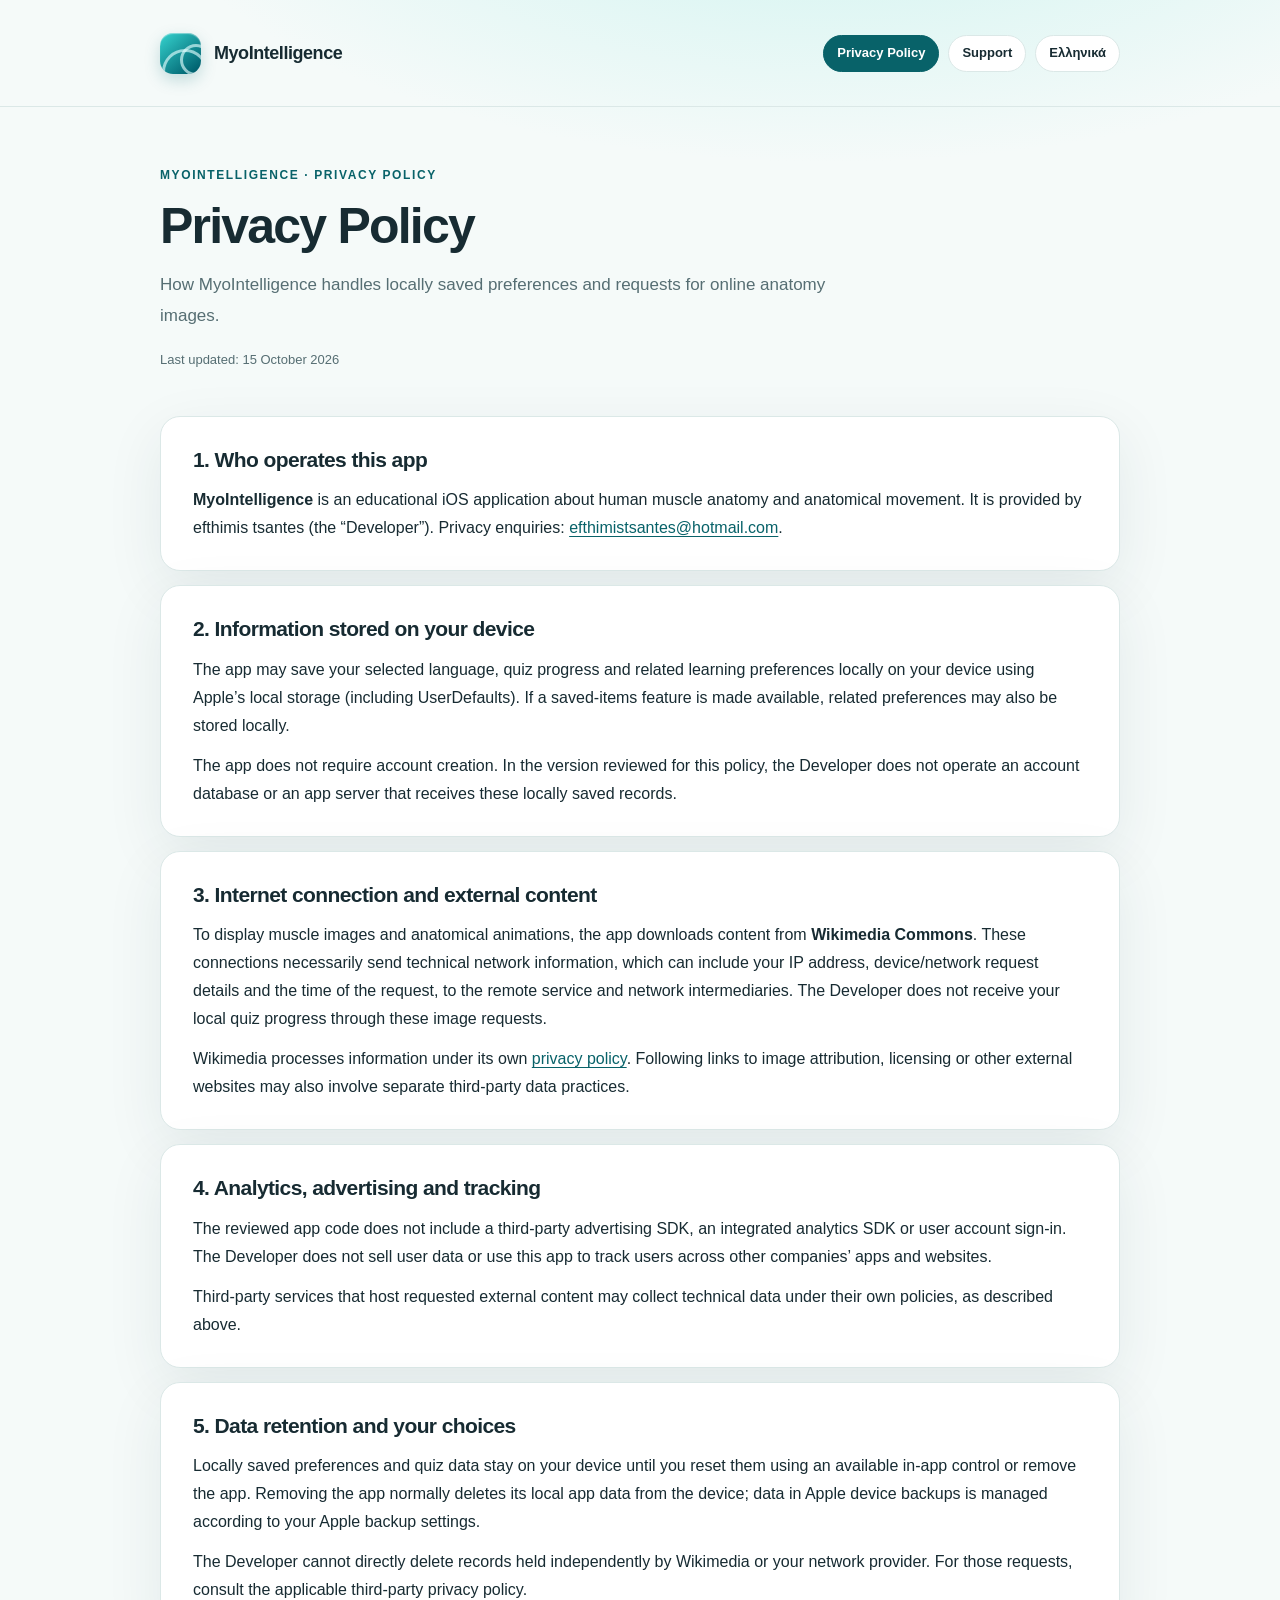
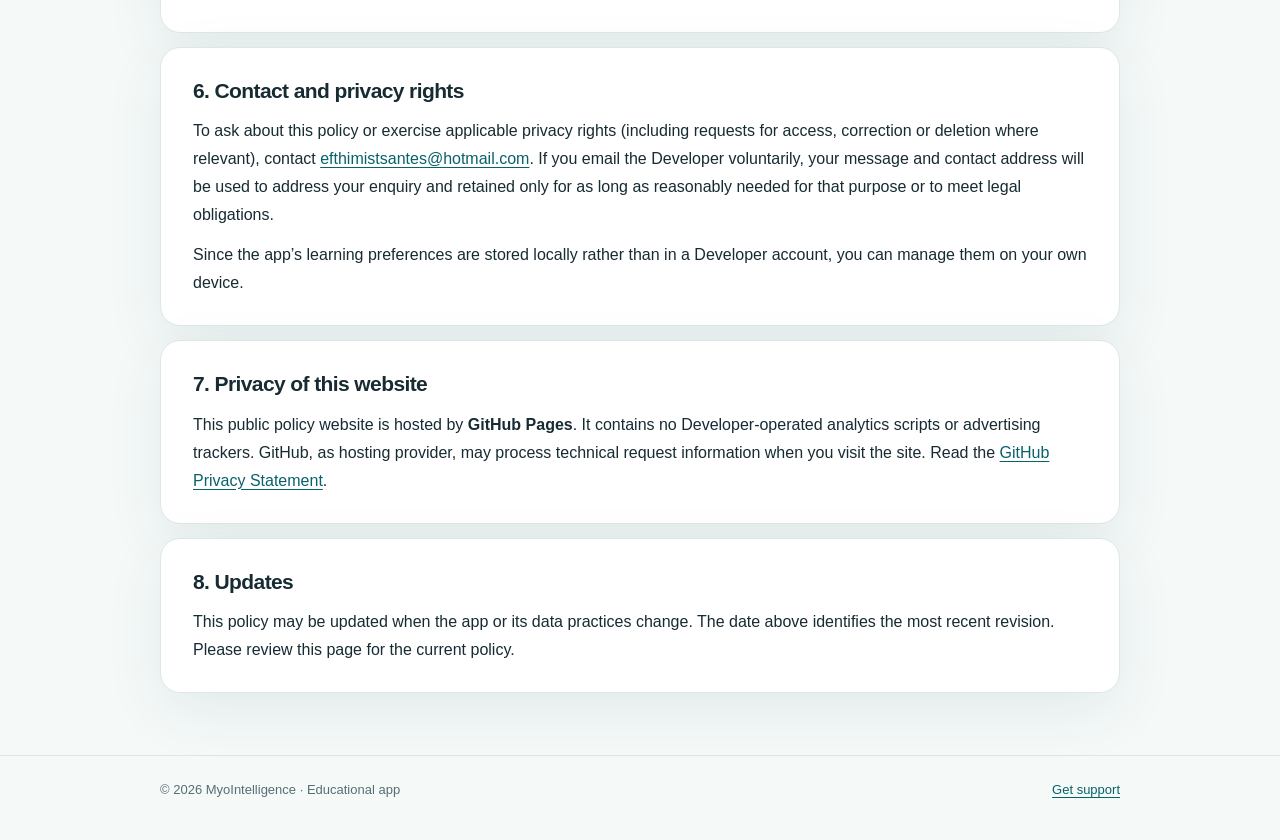
<file: index.html>
<!doctype html>
<html lang="en">
<head>
  <meta charset="utf-8">
  <meta name="viewport" content="width=device-width, initial-scale=1">
  <meta name="author" content="efthimis tsantes">
  <meta name="theme-color" content="#086269">
  <meta name="description" content="How MyoIntelligence handles locally saved preferences and requests for online anatomy images.">
  <title>Privacy Policy | MyoIntelligence</title>
  <link rel="stylesheet" href="styles.css">
  <link rel="alternate" hreflang="en" href="index.html">
  <link rel="alternate" hreflang="el" href="el.html">
</head>
<body>
<header>
<div class="wrap top">
  <div class="brand"><span class="mark" aria-hidden="true"></span><span>MyoIntelligence</span></div>
  <nav aria-label="Navigation">
    <a class="current" href="index.html">Privacy Policy</a>
    <a class="" href="support.html">Support</a>
    <a href="el.html" hreflang="el">Ελληνικά</a>
  </nav>
</div>
</header>
<main class="wrap">
  <div class="hero">
    <p class="eyebrow">MyoIntelligence · Privacy Policy</p>
    <h1>Privacy Policy</h1>
    <p class="lede">How MyoIntelligence handles locally saved preferences and requests for online anatomy images.</p>
    <p class="meta">Last updated: 15 October 2026</p>
  </div>
  <div class="stack">
<section class="panel"><h2>1. Who operates this app</h2>
<p><strong>MyoIntelligence</strong> is an educational iOS application about human muscle anatomy and anatomical movement. It is provided by efthimis tsantes (the “Developer”). Privacy enquiries: <a href="mailto:efthimistsantes@hotmail.com">efthimistsantes@hotmail.com</a>.</p>
</section>
<section class="panel"><h2>2. Information stored on your device</h2>
<p>The app may save your selected language, quiz progress and related learning preferences locally on your device using Apple’s local storage (including UserDefaults). If a saved-items feature is made available, related preferences may also be stored locally.</p><p>The app does not require account creation. In the version reviewed for this policy, the Developer does not operate an account database or an app server that receives these locally saved records.</p>
</section>
<section class="panel"><h2>3. Internet connection and external content</h2>
<p>To display muscle images and anatomical animations, the app downloads content from <strong>Wikimedia Commons</strong>. These connections necessarily send technical network information, which can include your IP address, device/network request details and the time of the request, to the remote service and network intermediaries. The Developer does not receive your local quiz progress through these image requests.</p><p>Wikimedia processes information under its own <a href="https://foundation.wikimedia.org/wiki/Policy:Privacy_policy" target="_blank" rel="noopener noreferrer">privacy policy</a>. Following links to image attribution, licensing or other external websites may also involve separate third-party data practices.</p>
</section>
<section class="panel"><h2>4. Analytics, advertising and tracking</h2>
<p>The reviewed app code does not include a third-party advertising SDK, an integrated analytics SDK or user account sign-in. The Developer does not sell user data or use this app to track users across other companies’ apps and websites.</p><p>Third-party services that host requested external content may collect technical data under their own policies, as described above.</p>
</section>
<section class="panel"><h2>5. Data retention and your choices</h2>
<p>Locally saved preferences and quiz data stay on your device until you reset them using an available in-app control or remove the app. Removing the app normally deletes its local app data from the device; data in Apple device backups is managed according to your Apple backup settings.</p><p>The Developer cannot directly delete records held independently by Wikimedia or your network provider. For those requests, consult the applicable third-party privacy policy.</p>
</section>
<section class="panel"><h2>6. Contact and privacy rights</h2>
<p>To ask about this policy or exercise applicable privacy rights (including requests for access, correction or deletion where relevant), contact <a href="mailto:efthimistsantes@hotmail.com">efthimistsantes@hotmail.com</a>. If you email the Developer voluntarily, your message and contact address will be used to address your enquiry and retained only for as long as reasonably needed for that purpose or to meet legal obligations.</p><p>Since the app’s learning preferences are stored locally rather than in a Developer account, you can manage them on your own device.</p>
</section>
<section class="panel"><h2>7. Privacy of this website</h2>
<p>This public policy website is hosted by <strong>GitHub Pages</strong>. It contains no Developer-operated analytics scripts or advertising trackers. GitHub, as hosting provider, may process technical request information when you visit the site. Read the <a href="https://docs.github.com/en/site-policy/privacy-policies/github-general-privacy-statement" target="_blank" rel="noopener noreferrer">GitHub Privacy Statement</a>.</p>
</section>
<section class="panel"><h2>8. Updates</h2>
<p>This policy may be updated when the app or its data practices change. The date above identifies the most recent revision. Please review this page for the current policy.</p>
</section>
  </div>
</main>
<footer><div class="wrap"><p>© 2026 MyoIntelligence · Educational app</p><p><a href="support.html">Get support</a></p></div></footer>
</body>
</html>
</file>
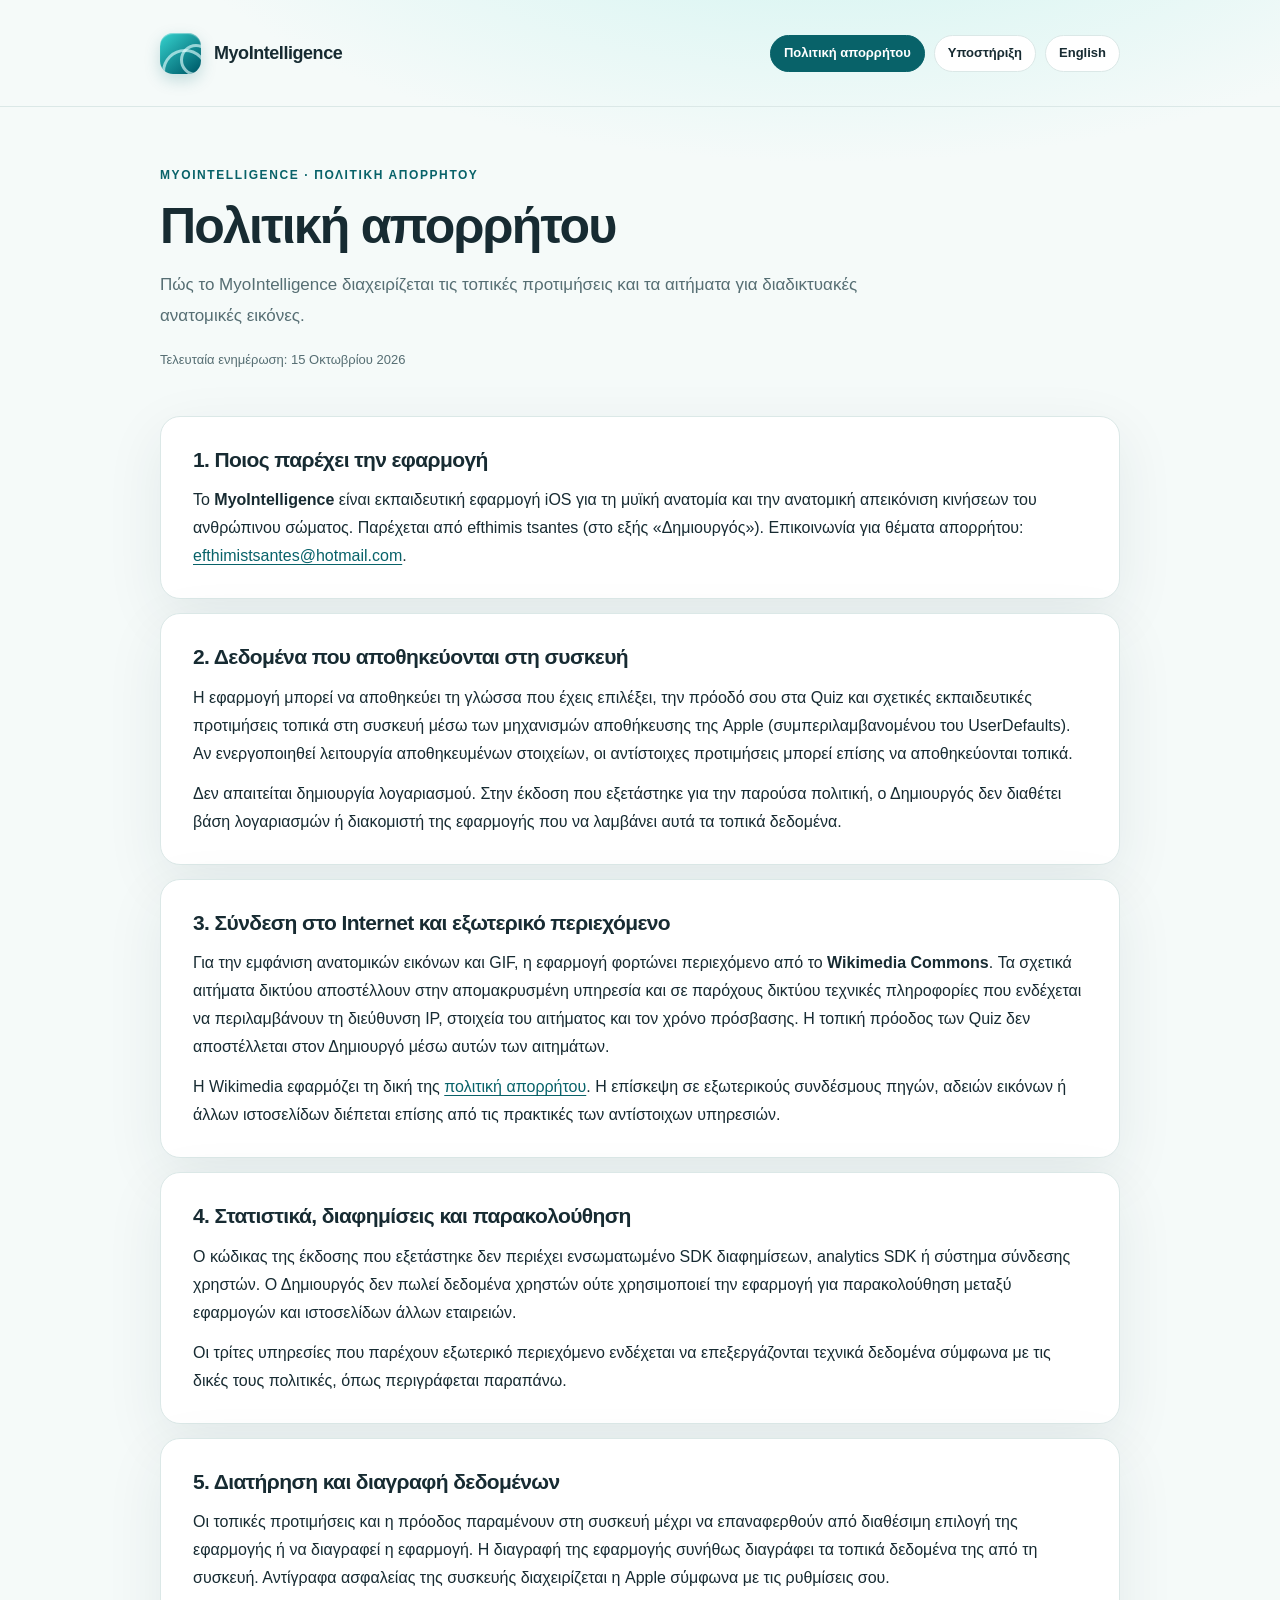
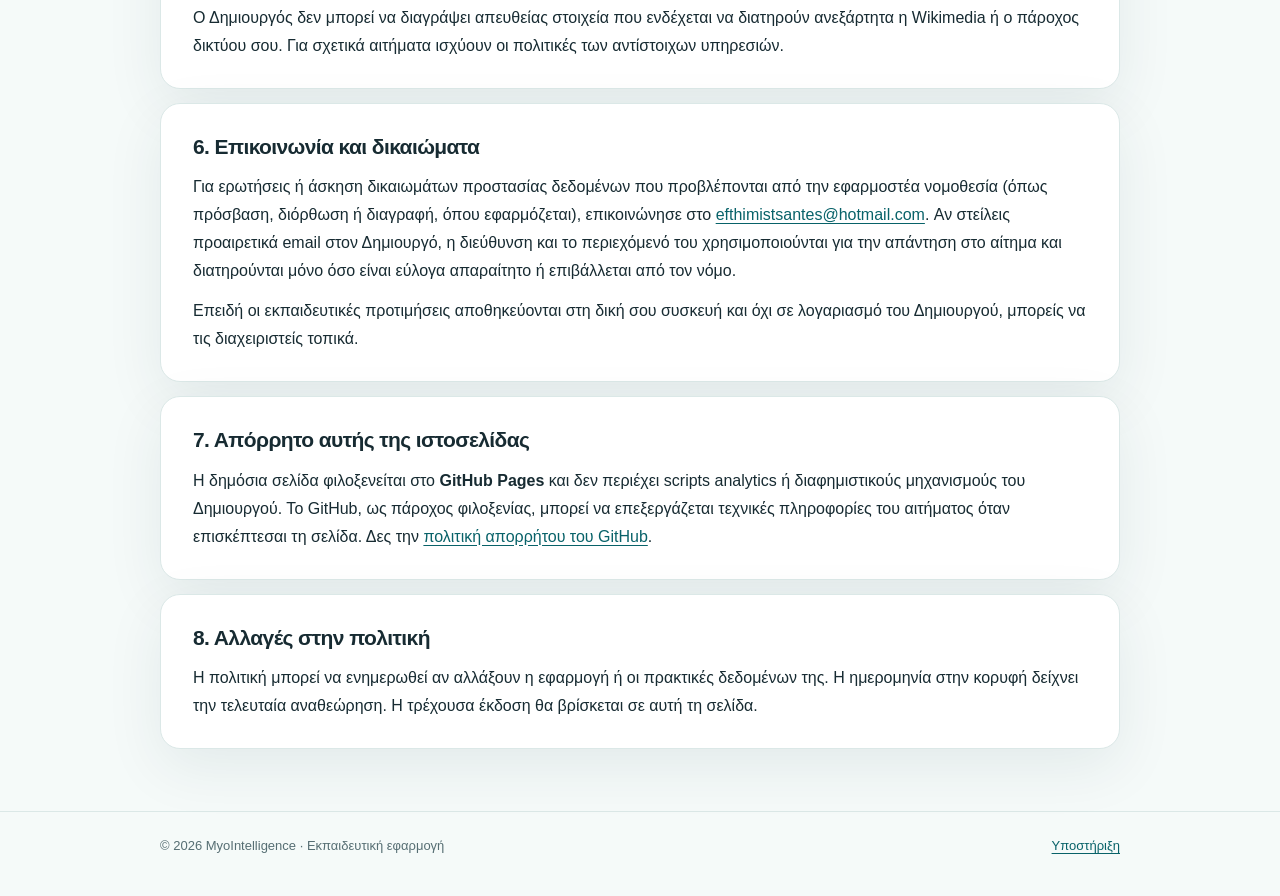
<file: el.html>
<!doctype html>
<html lang="el">
<head>
  <meta charset="utf-8">
  <meta name="viewport" content="width=device-width, initial-scale=1">
  <meta name="author" content="efthimis tsantes">
  <meta name="theme-color" content="#086269">
  <meta name="description" content="Πώς το MyoIntelligence διαχειρίζεται τις τοπικές προτιμήσεις και τα αιτήματα για διαδικτυακές ανατομικές εικόνες.">
  <title>Πολιτική απορρήτου | MyoIntelligence</title>
  <link rel="stylesheet" href="styles.css">
  <link rel="alternate" hreflang="en" href="index.html">
  <link rel="alternate" hreflang="el" href="el.html">
</head>
<body>
<header>
<div class="wrap top">
  <div class="brand"><span class="mark" aria-hidden="true"></span><span>MyoIntelligence</span></div>
  <nav aria-label="Πλοήγηση">
    <a class="current" href="el.html">Πολιτική απορρήτου</a>
    <a class="" href="support-el.html">Υποστήριξη</a>
    <a href="index.html" hreflang="en">English</a>
  </nav>
</div>
</header>
<main class="wrap">
  <div class="hero">
    <p class="eyebrow">MyoIntelligence · Πολιτική απορρήτου</p>
    <h1>Πολιτική απορρήτου</h1>
    <p class="lede">Πώς το MyoIntelligence διαχειρίζεται τις τοπικές προτιμήσεις και τα αιτήματα για διαδικτυακές ανατομικές εικόνες.</p>
    <p class="meta">Τελευταία ενημέρωση: 15 Οκτωβρίου 2026</p>
  </div>
  <div class="stack">
<section class="panel"><h2>1. Ποιος παρέχει την εφαρμογή</h2>
<p>Το <strong>MyoIntelligence</strong> είναι εκπαιδευτική εφαρμογή iOS για τη μυϊκή ανατομία και την ανατομική απεικόνιση κινήσεων του ανθρώπινου σώματος. Παρέχεται από efthimis tsantes (στο εξής «Δημιουργός»). Επικοινωνία για θέματα απορρήτου: <a href="mailto:efthimistsantes@hotmail.com">efthimistsantes@hotmail.com</a>.</p>
</section>
<section class="panel"><h2>2. Δεδομένα που αποθηκεύονται στη συσκευή</h2>
<p>Η εφαρμογή μπορεί να αποθηκεύει τη γλώσσα που έχεις επιλέξει, την πρόοδό σου στα Quiz και σχετικές εκπαιδευτικές προτιμήσεις τοπικά στη συσκευή μέσω των μηχανισμών αποθήκευσης της Apple (συμπεριλαμβανομένου του UserDefaults). Αν ενεργοποιηθεί λειτουργία αποθηκευμένων στοιχείων, οι αντίστοιχες προτιμήσεις μπορεί επίσης να αποθηκεύονται τοπικά.</p><p>Δεν απαιτείται δημιουργία λογαριασμού. Στην έκδοση που εξετάστηκε για την παρούσα πολιτική, ο Δημιουργός δεν διαθέτει βάση λογαριασμών ή διακομιστή της εφαρμογής που να λαμβάνει αυτά τα τοπικά δεδομένα.</p>
</section>
<section class="panel"><h2>3. Σύνδεση στο Internet και εξωτερικό περιεχόμενο</h2>
<p>Για την εμφάνιση ανατομικών εικόνων και GIF, η εφαρμογή φορτώνει περιεχόμενο από το <strong>Wikimedia Commons</strong>. Τα σχετικά αιτήματα δικτύου αποστέλλουν στην απομακρυσμένη υπηρεσία και σε παρόχους δικτύου τεχνικές πληροφορίες που ενδέχεται να περιλαμβάνουν τη διεύθυνση IP, στοιχεία του αιτήματος και τον χρόνο πρόσβασης. Η τοπική πρόοδος των Quiz δεν αποστέλλεται στον Δημιουργό μέσω αυτών των αιτημάτων.</p><p>Η Wikimedia εφαρμόζει τη δική της <a href="https://foundation.wikimedia.org/wiki/Policy:Privacy_policy" target="_blank" rel="noopener noreferrer">πολιτική απορρήτου</a>. Η επίσκεψη σε εξωτερικούς συνδέσμους πηγών, αδειών εικόνων ή άλλων ιστοσελίδων διέπεται επίσης από τις πρακτικές των αντίστοιχων υπηρεσιών.</p>
</section>
<section class="panel"><h2>4. Στατιστικά, διαφημίσεις και παρακολούθηση</h2>
<p>Ο κώδικας της έκδοσης που εξετάστηκε δεν περιέχει ενσωματωμένο SDK διαφημίσεων, analytics SDK ή σύστημα σύνδεσης χρηστών. Ο Δημιουργός δεν πωλεί δεδομένα χρηστών ούτε χρησιμοποιεί την εφαρμογή για παρακολούθηση μεταξύ εφαρμογών και ιστοσελίδων άλλων εταιρειών.</p><p>Οι τρίτες υπηρεσίες που παρέχουν εξωτερικό περιεχόμενο ενδέχεται να επεξεργάζονται τεχνικά δεδομένα σύμφωνα με τις δικές τους πολιτικές, όπως περιγράφεται παραπάνω.</p>
</section>
<section class="panel"><h2>5. Διατήρηση και διαγραφή δεδομένων</h2>
<p>Οι τοπικές προτιμήσεις και η πρόοδος παραμένουν στη συσκευή μέχρι να επαναφερθούν από διαθέσιμη επιλογή της εφαρμογής ή να διαγραφεί η εφαρμογή. Η διαγραφή της εφαρμογής συνήθως διαγράφει τα τοπικά δεδομένα της από τη συσκευή. Αντίγραφα ασφαλείας της συσκευής διαχειρίζεται η Apple σύμφωνα με τις ρυθμίσεις σου.</p><p>Ο Δημιουργός δεν μπορεί να διαγράψει απευθείας στοιχεία που ενδέχεται να διατηρούν ανεξάρτητα η Wikimedia ή ο πάροχος δικτύου σου. Για σχετικά αιτήματα ισχύουν οι πολιτικές των αντίστοιχων υπηρεσιών.</p>
</section>
<section class="panel"><h2>6. Επικοινωνία και δικαιώματα</h2>
<p>Για ερωτήσεις ή άσκηση δικαιωμάτων προστασίας δεδομένων που προβλέπονται από την εφαρμοστέα νομοθεσία (όπως πρόσβαση, διόρθωση ή διαγραφή, όπου εφαρμόζεται), επικοινώνησε στο <a href="mailto:efthimistsantes@hotmail.com">efthimistsantes@hotmail.com</a>. Αν στείλεις προαιρετικά email στον Δημιουργό, η διεύθυνση και το περιεχόμενό του χρησιμοποιούνται για την απάντηση στο αίτημα και διατηρούνται μόνο όσο είναι εύλογα απαραίτητο ή επιβάλλεται από τον νόμο.</p><p>Επειδή οι εκπαιδευτικές προτιμήσεις αποθηκεύονται στη δική σου συσκευή και όχι σε λογαριασμό του Δημιουργού, μπορείς να τις διαχειριστείς τοπικά.</p>
</section>
<section class="panel"><h2>7. Απόρρητο αυτής της ιστοσελίδας</h2>
<p>Η δημόσια σελίδα φιλοξενείται στο <strong>GitHub Pages</strong> και δεν περιέχει scripts analytics ή διαφημιστικούς μηχανισμούς του Δημιουργού. Το GitHub, ως πάροχος φιλοξενίας, μπορεί να επεξεργάζεται τεχνικές πληροφορίες του αιτήματος όταν επισκέπτεσαι τη σελίδα. Δες την <a href="https://docs.github.com/en/site-policy/privacy-policies/github-general-privacy-statement" target="_blank" rel="noopener noreferrer">πολιτική απορρήτου του GitHub</a>.</p>
</section>
<section class="panel"><h2>8. Αλλαγές στην πολιτική</h2>
<p>Η πολιτική μπορεί να ενημερωθεί αν αλλάξουν η εφαρμογή ή οι πρακτικές δεδομένων της. Η ημερομηνία στην κορυφή δείχνει την τελευταία αναθεώρηση. Η τρέχουσα έκδοση θα βρίσκεται σε αυτή τη σελίδα.</p>
</section>
  </div>
</main>
<footer><div class="wrap"><p>© 2026 MyoIntelligence · Εκπαιδευτική εφαρμογή</p><p><a href="support-el.html">Υποστήριξη</a></p></div></footer>
</body>
</html>
</file>
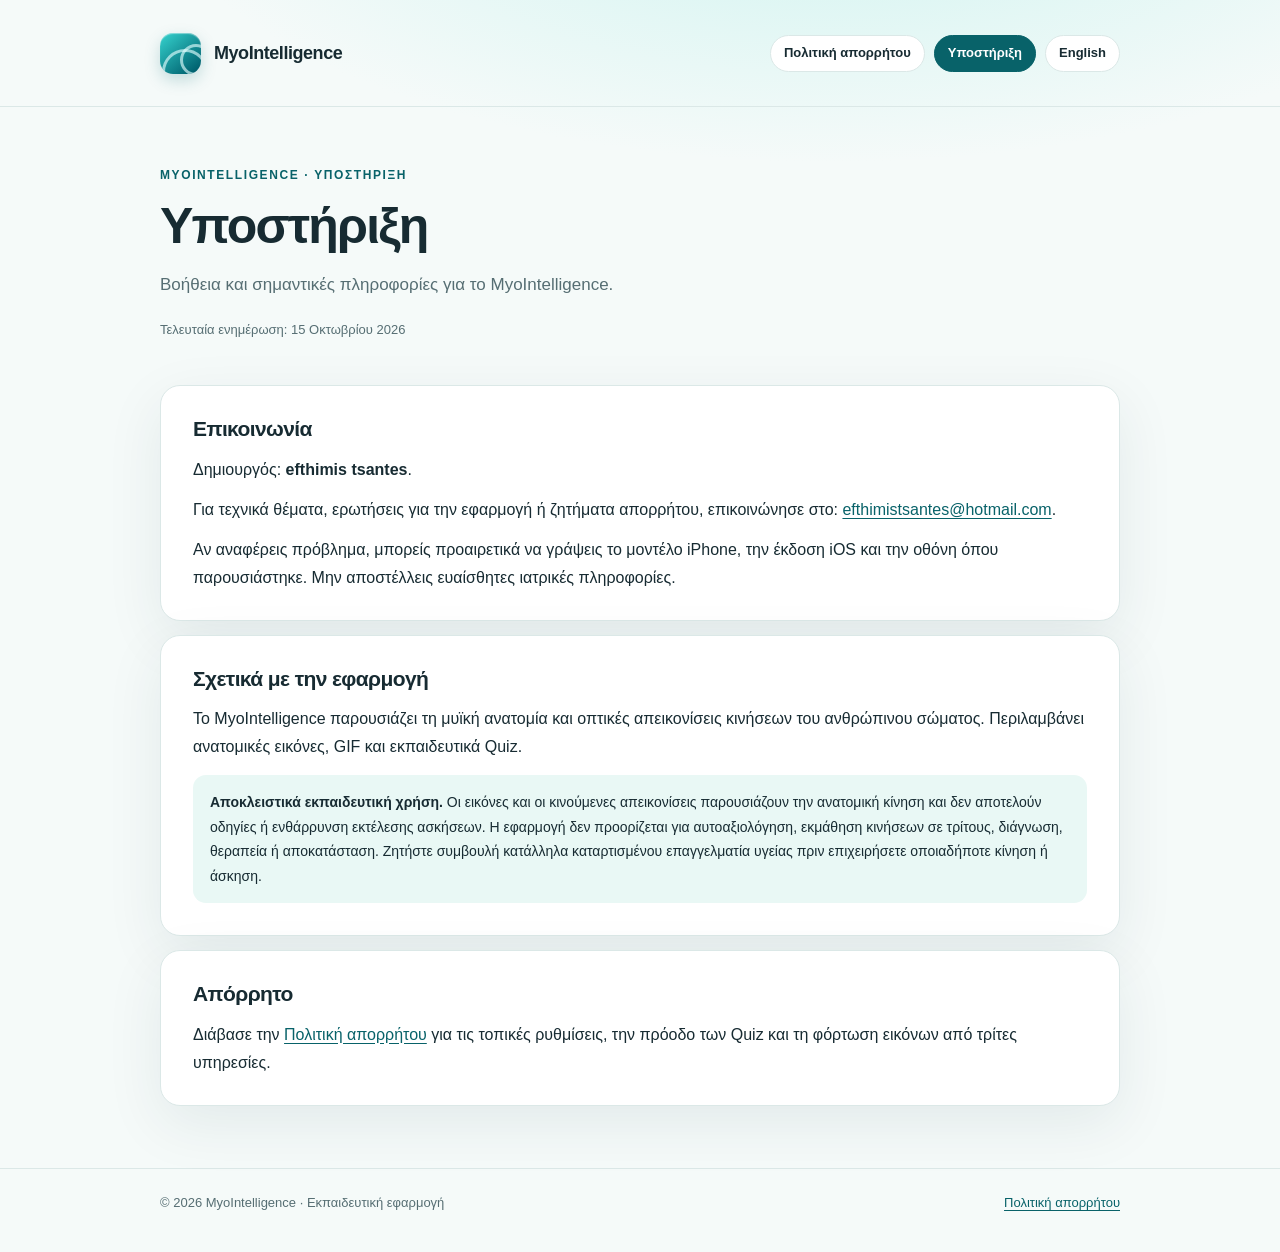
<file: support-el.html>
<!doctype html>
<html lang="el">
<head>
  <meta charset="utf-8">
  <meta name="viewport" content="width=device-width, initial-scale=1">
  <meta name="author" content="efthimis tsantes">
  <meta name="theme-color" content="#086269">
  <meta name="description" content="Βοήθεια και σημαντικές πληροφορίες για το MyoIntelligence.">
  <title>Υποστήριξη | MyoIntelligence</title>
  <link rel="stylesheet" href="styles.css">
  <link rel="alternate" hreflang="en" href="support.html">
  <link rel="alternate" hreflang="el" href="support-el.html">
</head>
<body>
<header>
<div class="wrap top">
  <div class="brand"><span class="mark" aria-hidden="true"></span><span>MyoIntelligence</span></div>
  <nav aria-label="Πλοήγηση">
    <a class="" href="el.html">Πολιτική απορρήτου</a>
    <a class="current" href="support-el.html">Υποστήριξη</a>
    <a href="support.html" hreflang="en">English</a>
  </nav>
</div>
</header>
<main class="wrap">
  <div class="hero">
    <p class="eyebrow">MyoIntelligence · Υποστήριξη</p>
    <h1>Υποστήριξη</h1>
    <p class="lede">Βοήθεια και σημαντικές πληροφορίες για το MyoIntelligence.</p>
    <p class="meta">Τελευταία ενημέρωση: 15 Οκτωβρίου 2026</p>
  </div>
  <div class="stack">
<section class="panel"><h2>Επικοινωνία</h2>
<p>Δημιουργός: <strong>efthimis tsantes</strong>.</p>
<p>Για τεχνικά θέματα, ερωτήσεις για την εφαρμογή ή ζητήματα απορρήτου, επικοινώνησε στο: <a href="mailto:efthimistsantes@hotmail.com">efthimistsantes@hotmail.com</a>.</p><p>Αν αναφέρεις πρόβλημα, μπορείς προαιρετικά να γράψεις το μοντέλο iPhone, την έκδοση iOS και την οθόνη όπου παρουσιάστηκε. Μην αποστέλλεις ευαίσθητες ιατρικές πληροφορίες.</p>
</section>
<section class="panel"><h2>Σχετικά με την εφαρμογή</h2>
<p>Το MyoIntelligence παρουσιάζει τη μυϊκή ανατομία και οπτικές απεικονίσεις κινήσεων του ανθρώπινου σώματος. Περιλαμβάνει ανατομικές εικόνες, GIF και εκπαιδευτικά Quiz.</p><div class="note"><strong>Αποκλειστικά εκπαιδευτική χρήση.</strong> Οι εικόνες και οι κινούμενες απεικονίσεις παρουσιάζουν την ανατομική κίνηση και δεν αποτελούν οδηγίες ή ενθάρρυνση εκτέλεσης ασκήσεων. Η εφαρμογή δεν προορίζεται για αυτοαξιολόγηση, εκμάθηση κινήσεων σε τρίτους, διάγνωση, θεραπεία ή αποκατάσταση. Ζητήστε συμβουλή κατάλληλα καταρτισμένου επαγγελματία υγείας πριν επιχειρήσετε οποιαδήποτε κίνηση ή άσκηση.</div>
</section>
<section class="panel"><h2>Απόρρητο</h2>
<p>Διάβασε την <a href="el.html">Πολιτική απορρήτου</a> για τις τοπικές ρυθμίσεις, την πρόοδο των Quiz και τη φόρτωση εικόνων από τρίτες υπηρεσίες.</p>
</section>
  </div>
</main>
<footer><div class="wrap"><p>© 2026 MyoIntelligence · Εκπαιδευτική εφαρμογή</p><p><a href="el.html">Πολιτική απορρήτου</a></p></div></footer>
</body>
</html>
</file>
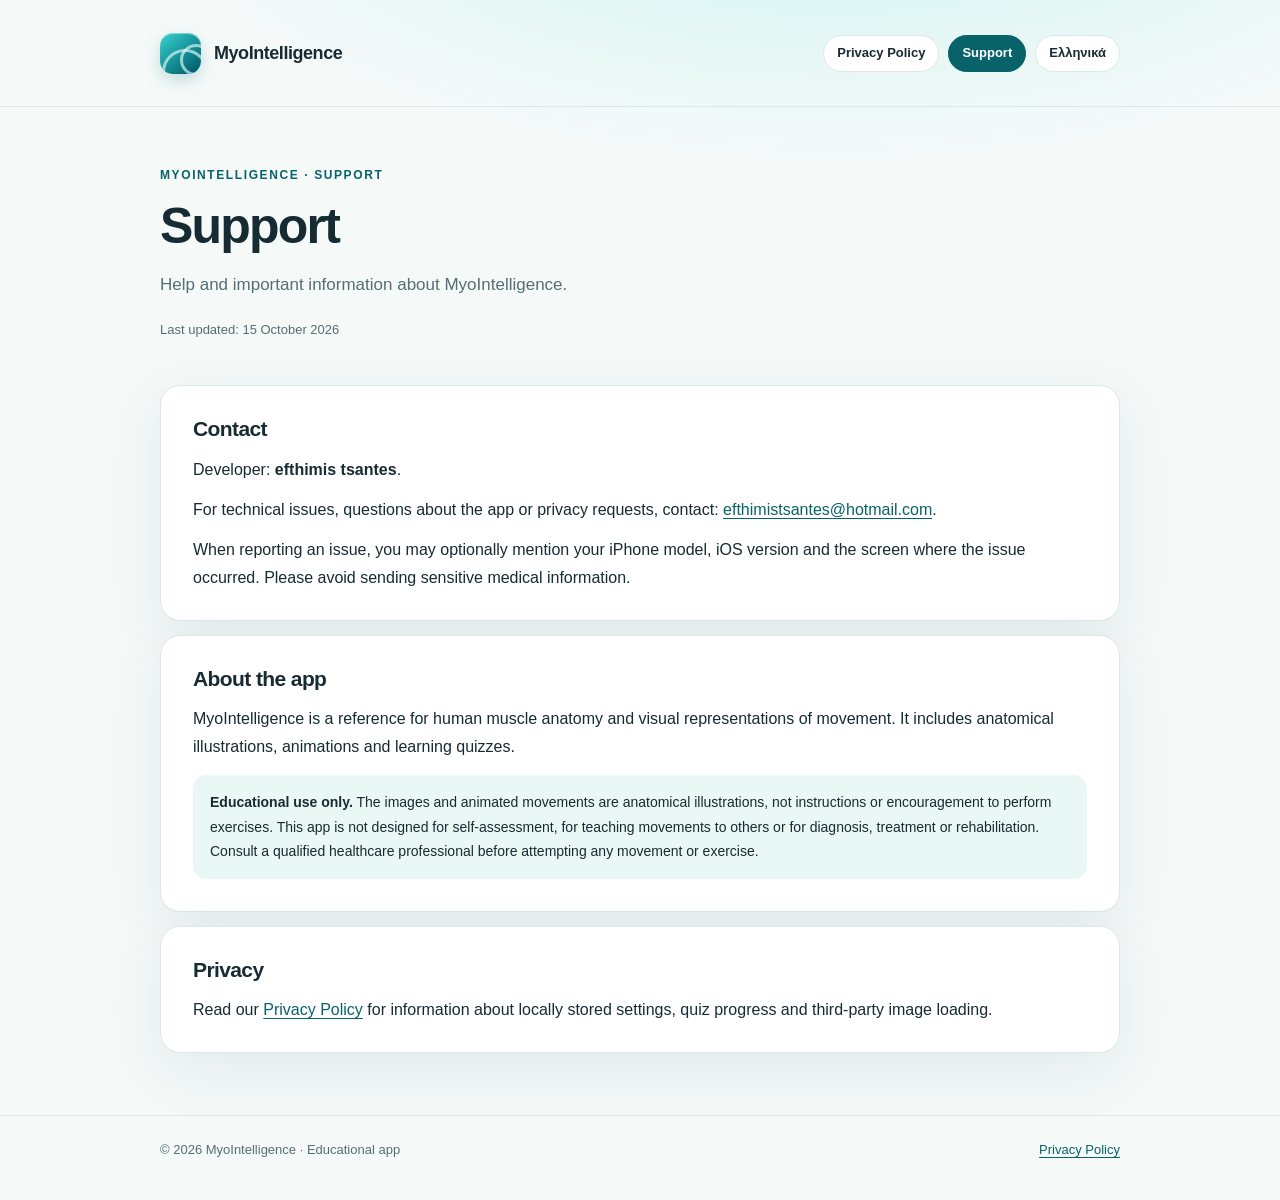
<file: support.html>
<!doctype html>
<html lang="en">
<head>
  <meta charset="utf-8">
  <meta name="viewport" content="width=device-width, initial-scale=1">
  <meta name="author" content="efthimis tsantes">
  <meta name="theme-color" content="#086269">
  <meta name="description" content="Help and important information about MyoIntelligence.">
  <title>Support | MyoIntelligence</title>
  <link rel="stylesheet" href="styles.css">
  <link rel="alternate" hreflang="en" href="support.html">
  <link rel="alternate" hreflang="el" href="support-el.html">
</head>
<body>
<header>
<div class="wrap top">
  <div class="brand"><span class="mark" aria-hidden="true"></span><span>MyoIntelligence</span></div>
  <nav aria-label="Navigation">
    <a class="" href="index.html">Privacy Policy</a>
    <a class="current" href="support.html">Support</a>
    <a href="support-el.html" hreflang="el">Ελληνικά</a>
  </nav>
</div>
</header>
<main class="wrap">
  <div class="hero">
    <p class="eyebrow">MyoIntelligence · Support</p>
    <h1>Support</h1>
    <p class="lede">Help and important information about MyoIntelligence.</p>
    <p class="meta">Last updated: 15 October 2026</p>
  </div>
  <div class="stack">
<section class="panel"><h2>Contact</h2>
<p>Developer: <strong>efthimis tsantes</strong>.</p>
<p>For technical issues, questions about the app or privacy requests, contact: <a href="mailto:efthimistsantes@hotmail.com">efthimistsantes@hotmail.com</a>.</p><p>When reporting an issue, you may optionally mention your iPhone model, iOS version and the screen where the issue occurred. Please avoid sending sensitive medical information.</p>
</section>
<section class="panel"><h2>About the app</h2>
<p>MyoIntelligence is a reference for human muscle anatomy and visual representations of movement. It includes anatomical illustrations, animations and learning quizzes.</p><div class="note"><strong>Educational use only.</strong> The images and animated movements are anatomical illustrations, not instructions or encouragement to perform exercises. This app is not designed for self-assessment, for teaching movements to others or for diagnosis, treatment or rehabilitation. Consult a qualified healthcare professional before attempting any movement or exercise.</div>
</section>
<section class="panel"><h2>Privacy</h2>
<p>Read our <a href="index.html">Privacy Policy</a> for information about locally stored settings, quiz progress and third-party image loading.</p>
</section>
  </div>
</main>
<footer><div class="wrap"><p>© 2026 MyoIntelligence · Educational app</p><p><a href="index.html">Privacy Policy</a></p></div></footer>
</body>
</html>
</file>
<file: styles.css>
:root{color-scheme:light dark;--bg:#f5faf9;--panel:#fff;--ink:#172b32;--muted:#566e73;--line:#dbe8e7;--teal:#087e83;--teal-deep:#086269;--warm:#e9f8f5;--shadow:0 18px 58px rgba(5,52,59,.08)}
*{box-sizing:border-box}html{scroll-behavior:smooth}body{margin:0;background:radial-gradient(ellipse 960px 420px at 65% -140px,#ccf3ef 0,transparent 72%),var(--bg);color:var(--ink);font:16px/1.75 -apple-system,BlinkMacSystemFont,"Segoe UI",Roboto,Arial,sans-serif;-webkit-font-smoothing:antialiased}
a{color:var(--teal-deep);text-underline-offset:3px}a:hover{color:var(--teal)}a:focus-visible{outline:3px solid #10aaa6;outline-offset:4px;border-radius:3px}
.wrap{width:min(960px,calc(100% - 36px));margin:auto}header{padding:33px 0 32px;border-bottom:1px solid var(--line)}.top{display:flex;justify-content:space-between;align-items:center;gap:24px;flex-wrap:wrap}
.brand{display:flex;align-items:center;gap:13px;font-size:18px;font-weight:800;letter-spacing:-.45px}.mark{width:41px;height:41px;border-radius:13px;background:linear-gradient(140deg,#36d4cf,#00616f 90%);position:relative;box-shadow:inset 0 1px 1px #ffffff75,0 6px 16px #06697535;overflow:hidden}.mark:before,.mark:after{content:"";position:absolute;border:3px solid #e5ffffa0;border-radius:100%}.mark:before{width:40px;height:40px;top:16px;left:2px}.mark:after{width:26px;height:26px;top:11px;left:20px}
nav{display:flex;gap:9px;align-items:center;flex-wrap:wrap}nav a{font-size:13px;font-weight:700;text-decoration:none;border:1px solid var(--line);background:var(--panel);color:var(--ink);border-radius:999px;padding:6px 13px}nav a.current{background:var(--teal-deep);border-color:var(--teal-deep);color:#fff}
.hero{padding:58px 0 24px}.eyebrow{color:var(--teal-deep);font-size:12px;font-weight:800;text-transform:uppercase;letter-spacing:1.6px;margin:0 0 12px}h1{font-size:clamp(32px,5.6vw,50px);letter-spacing:-1.8px;line-height:1.12;margin:0 0 16px}h2{font-size:21px;letter-spacing:-.6px;margin:0 0 12px;line-height:1.4}p{margin:0 0 12px}.lede{font-size:17px;color:var(--muted);max-width:720px;line-height:1.8}.meta{font-size:13px;color:var(--muted);margin:18px 0 0}.stack{display:grid;gap:14px;padding:20px 0 62px}.panel{padding:28px 32px;background:var(--panel);border:1px solid var(--line);border-radius:20px;box-shadow:var(--shadow)}.panel p:last-child,.panel ul:last-child{margin-bottom:0}.panel ul{margin:8px 0 14px;padding-left:22px}.panel li{margin:4px 0}.note{background:var(--warm);border-radius:13px;padding:15px 17px;font-size:14px;margin:14px 0 4px}.placeholder{background:#fff2e6;border-radius:7px;padding:1px 5px;color:#873c00;font-weight:700;overflow-wrap:anywhere}footer{border-top:1px solid var(--line);color:var(--muted);font-size:13px;padding:23px 0 38px}footer .wrap{display:flex;justify-content:space-between;gap:16px;flex-wrap:wrap}footer p{margin:0}
@media(max-width:600px){header{padding:18px 0}.hero{padding:38px 0 15px}.panel{padding:23px 20px;border-radius:16px}h1{letter-spacing:-.8px}.brand{font-size:17px}.top{gap:16px}.stack{padding-bottom:40px}}
@media(prefers-color-scheme:dark){:root{--bg:#071b20;--panel:#10272d;--ink:#edf7f6;--muted:#b2c7c7;--line:#284149;--teal:#45dfd4;--teal-deep:#75e3da;--warm:#103a3d;--shadow:0 15px 42px rgba(0,0,0,.15)}body{background:radial-gradient(ellipse 1000px 450px at 60% -170px,#124c57 0,transparent 72%),var(--bg)}nav a.current{background:#257d83;color:white;border-color:#257d83}.placeholder{background:#5d391f;color:#ffe6c2}}
@media(prefers-reduced-motion:reduce){html{scroll-behavior:auto}}
</file>
